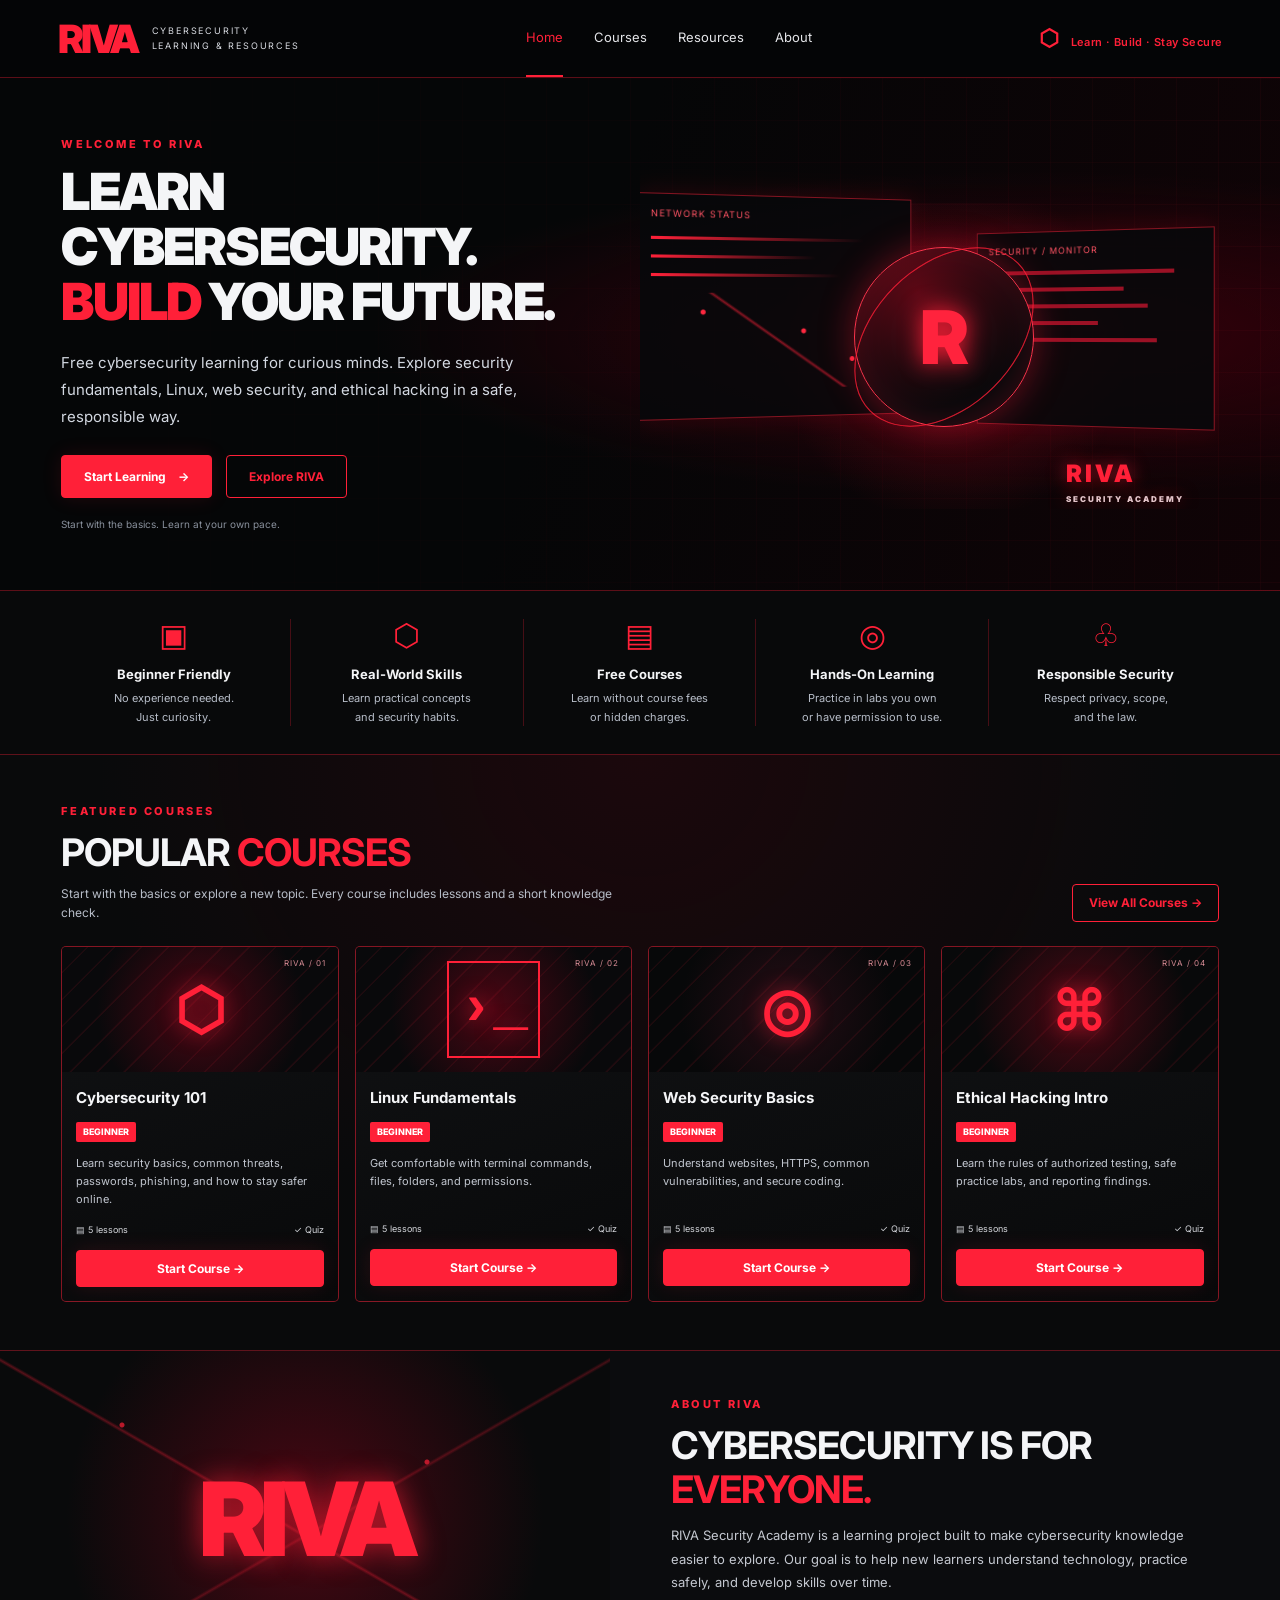
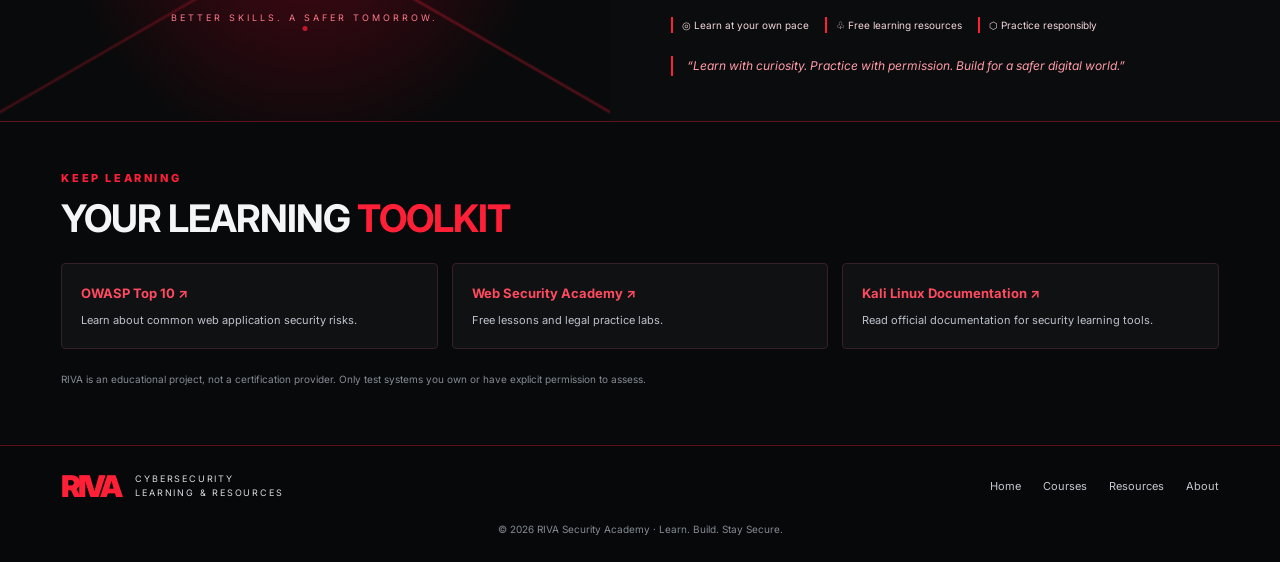
<file: index.html>
<!doctype html>
<html lang="en">
<head>
  <meta charset="utf-8">
  <meta name="viewport" content="width=device-width, initial-scale=1">
  <meta name="description" content="Free beginner-friendly cybersecurity courses from RIVA Security Academy. Learn security fundamentals, Linux, web security, and ethical hacking responsibly.">
  <title>RIVA Security Academy | Learn. Build. Stay Secure.</title>
  <link rel="stylesheet" href="styles.css">
</head>
<body>
  <header class="topbar">
    <a class="brand" href="index.html" aria-label="RIVA Security Academy home">
      <span class="brand-mark">RIVA</span><span class="brand-sub">CYBERSECURITY<br>LEARNING &amp; RESOURCES</span>
    </a>
    <button class="menu-toggle" aria-label="Toggle navigation" aria-expanded="false">☰</button>
    <nav class="nav" id="nav">
      <a class="active" href="index.html">Home</a>
      <a href="#courses">Courses</a>
      <a href="#resources">Resources</a>
      <a href="#about">About</a>
    </nav>
    <div class="top-tag"><span class="shield">⬡</span> Learn · Build · Stay Secure</div>
  </header>

  <main>
    <section class="hero">
      <div class="hero-grid"></div>
      <div class="hero-copy">
        <p class="eyebrow">WELCOME TO RIVA</p>
        <h1>LEARN CYBERSECURITY.<br><span>BUILD</span> YOUR FUTURE.</h1>
        <p class="hero-lede">Free cybersecurity learning for curious minds. Explore security fundamentals, Linux, web security, and ethical hacking in a safe, responsible way.</p>
        <div class="actions">
          <a class="btn btn-red" href="#courses">Start Learning <span>→</span></a>
          <a class="btn btn-outline" href="#about">Explore RIVA</a>
        </div>
        <p class="tiny-note">Start with the basics. Learn at your own pace.</p>
      </div>
      <div class="hero-art" aria-label="Abstract red cybersecurity network illustration" role="img">
        <div class="screen screen-a"><span>NETWORK STATUS</span><i></i><i></i><i></i><div class="node-map"></div></div>
        <div class="screen screen-b"><span>SECURITY / MONITOR</span><div class="code-lines"><b></b><b></b><b></b><b></b><b></b></div></div>
        <div class="orb"><div class="orb-inner">R</div></div>
        <div class="hero-word">RIVA<span>SECURITY ACADEMY</span></div>
      </div>
    </section>

    <section class="features" aria-label="RIVA benefits">
      <article><span class="feature-icon">▣</span><h3>Beginner Friendly</h3><p>No experience needed.<br>Just curiosity.</p></article>
      <article><span class="feature-icon">⬡</span><h3>Real-World Skills</h3><p>Learn practical concepts<br>and security habits.</p></article>
      <article><span class="feature-icon">▤</span><h3>Free Courses</h3><p>Learn without course fees<br>or hidden charges.</p></article>
      <article><span class="feature-icon">◎</span><h3>Hands-On Learning</h3><p>Practice in labs you own<br>or have permission to use.</p></article>
      <article><span class="feature-icon">♧</span><h3>Responsible Security</h3><p>Respect privacy, scope,<br>and the law.</p></article>
    </section>

    <section class="courses section" id="courses">
      <div class="section-heading">
        <div><p class="eyebrow">FEATURED COURSES</p><h2>POPULAR <span>COURSES</span></h2><p>Start with the basics or explore a new topic. Every course includes lessons and a short knowledge check.</p></div>
        <a class="btn btn-outline small" href="#all-courses">View All Courses →</a>
      </div>
      <div class="course-grid" id="all-courses">
        <article class="course-card">
          <div class="course-art art-shield"><span>⬡</span><small>RIVA / 01</small></div>
          <div class="course-body"><h3>Cybersecurity 101</h3><span class="level">BEGINNER</span><p>Learn security basics, common threats, passwords, phishing, and how to stay safer online.</p><div class="course-meta"><span>▤ 5 lessons</span><span>✓ Quiz</span></div><a class="btn btn-red full" href="course-cybersecurity.html">Start Course →</a></div>
        </article>
        <article class="course-card">
          <div class="course-art art-terminal"><span>›_</span><small>RIVA / 02</small></div>
          <div class="course-body"><h3>Linux Fundamentals</h3><span class="level">BEGINNER</span><p>Get comfortable with terminal commands, files, folders, and permissions.</p><div class="course-meta"><span>▤ 5 lessons</span><span>✓ Quiz</span></div><a class="btn btn-red full" href="course-linux.html">Start Course →</a></div>
        </article>
        <article class="course-card">
          <div class="course-art art-web"><span>◎</span><small>RIVA / 03</small></div>
          <div class="course-body"><h3>Web Security Basics</h3><span class="level">BEGINNER</span><p>Understand websites, HTTPS, common vulnerabilities, and secure coding.</p><div class="course-meta"><span>▤ 5 lessons</span><span>✓ Quiz</span></div><a class="btn btn-red full" href="course-web-security.html">Start Course →</a></div>
        </article>
        <article class="course-card">
          <div class="course-art art-ethical"><span>⌘</span><small>RIVA / 04</small></div>
          <div class="course-body"><h3>Ethical Hacking Intro</h3><span class="level">BEGINNER</span><p>Learn the rules of authorized testing, safe practice labs, and reporting findings.</p><div class="course-meta"><span>▤ 5 lessons</span><span>✓ Quiz</span></div><a class="btn btn-red full" href="course-ethical-hacking.html">Start Course →</a></div>
        </article>
      </div>
    </section>

    <section class="mission" id="about">
      <div class="mission-art"><div class="network-lines"></div><div class="mission-logo">RIVA</div><p>BETTER SKILLS. A SAFER TOMORROW.</p></div>
      <div class="mission-copy"><p class="eyebrow">ABOUT RIVA</p><h2>CYBERSECURITY IS FOR <span>EVERYONE.</span></h2><p>RIVA Security Academy is a learning project built to make cybersecurity knowledge easier to explore. Our goal is to help new learners understand technology, practice safely, and develop skills over time.</p><div class="mini-points"><span>◎ Learn at your own pace</span><span>♧ Free learning resources</span><span>⬡ Practice responsibly</span></div><blockquote>“Learn with curiosity. Practice with permission. Build for a safer digital world.”</blockquote></div>
    </section>

    <section class="resources section" id="resources">
      <p class="eyebrow">KEEP LEARNING</p><h2>YOUR LEARNING <span>TOOLKIT</span></h2>
      <div class="resource-grid">
        <a href="https://owasp.org/www-project-top-ten/" target="_blank" rel="noreferrer"><b>OWASP Top 10 ↗</b><span>Learn about common web application security risks.</span></a>
        <a href="https://portswigger.net/web-security" target="_blank" rel="noreferrer"><b>Web Security Academy ↗</b><span>Free lessons and legal practice labs.</span></a>
        <a href="https://www.kali.org/docs/" target="_blank" rel="noreferrer"><b>Kali Linux Documentation ↗</b><span>Read official documentation for security learning tools.</span></a>
      </div>
      <p class="disclaimer">RIVA is an educational project, not a certification provider. Only test systems you own or have explicit permission to assess.</p>
    </section>
  </main>
  <footer class="footer">
    <a class="brand" href="index.html"><span class="brand-mark">RIVA</span><span class="brand-sub">CYBERSECURITY<br>LEARNING &amp; RESOURCES</span></a>
    <div class="footer-links"><a href="index.html">Home</a><a href="#courses">Courses</a><a href="#resources">Resources</a><a href="#about">About</a></div>
    <p>© <span id="year"></span> RIVA Security Academy · Learn. Build. Stay Secure.</p>
  </footer>
  <script src="script.js"></script>
</body>
</html>
</file>
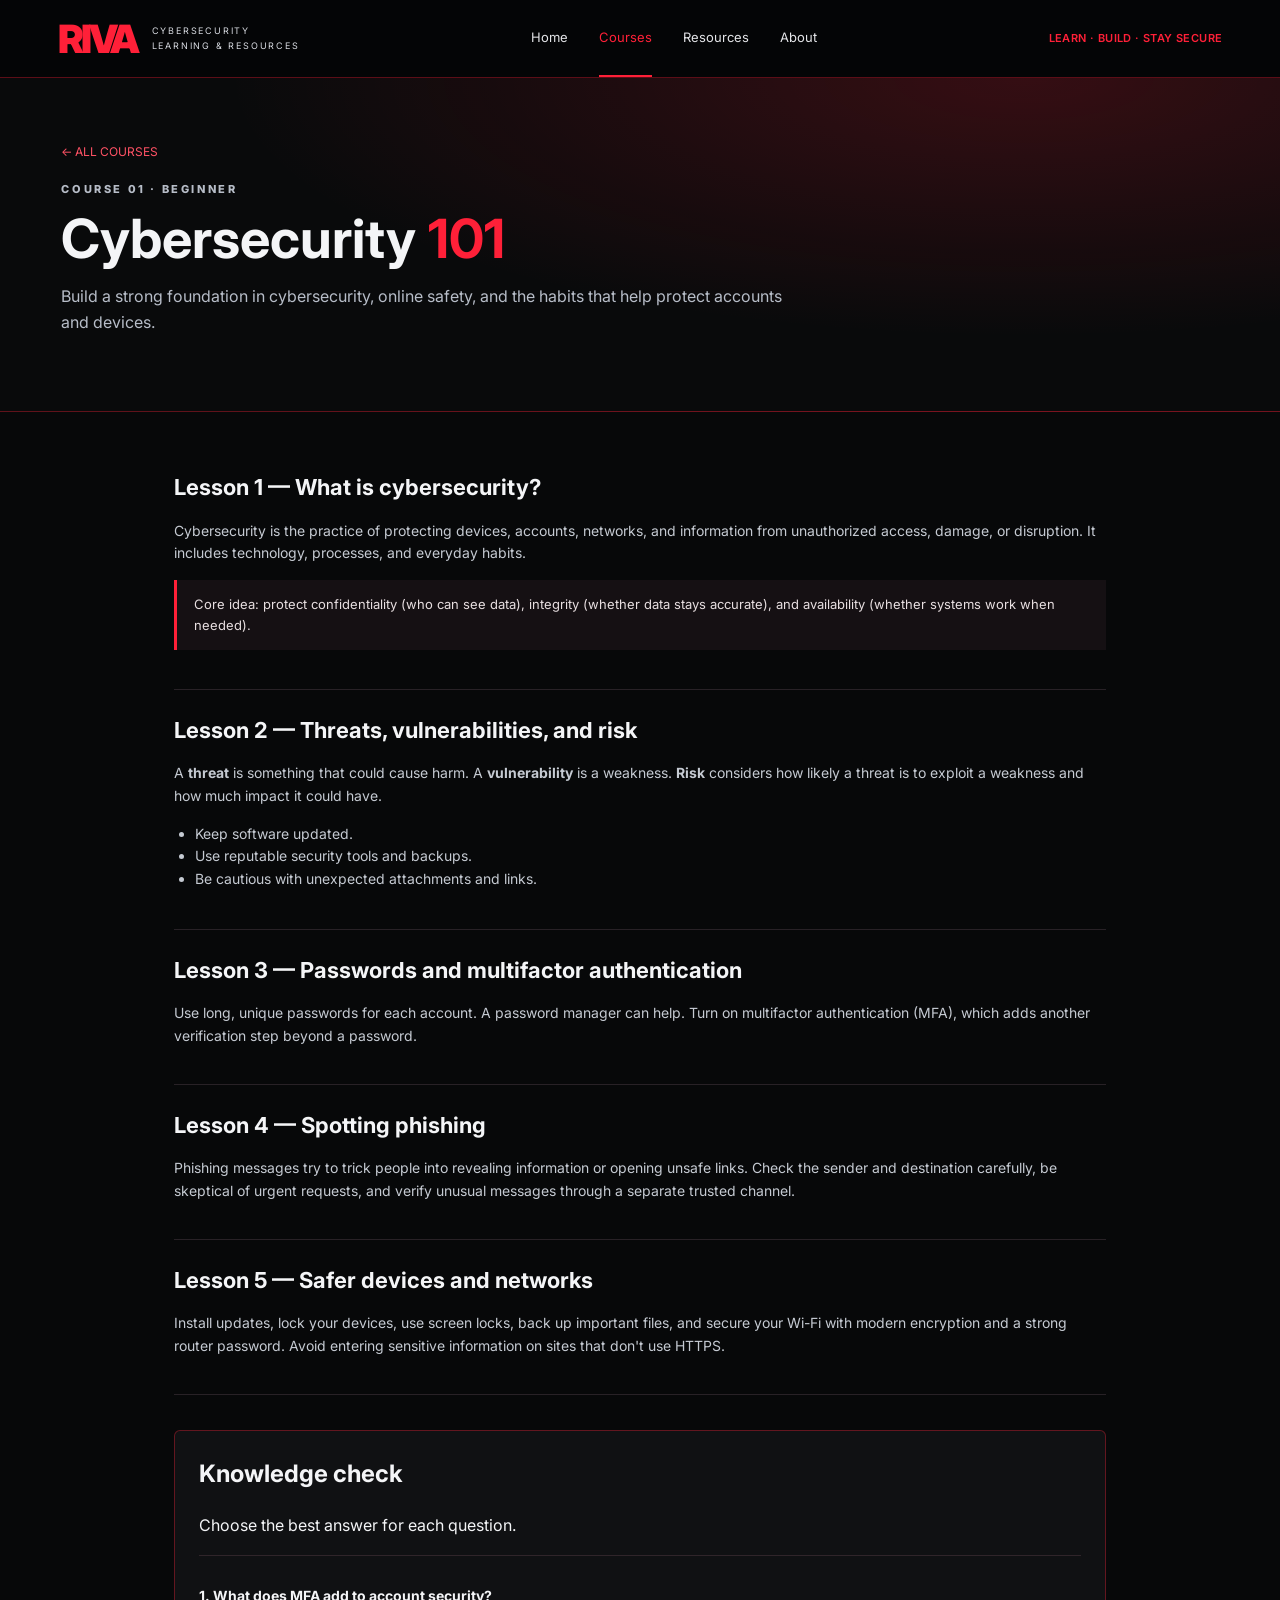
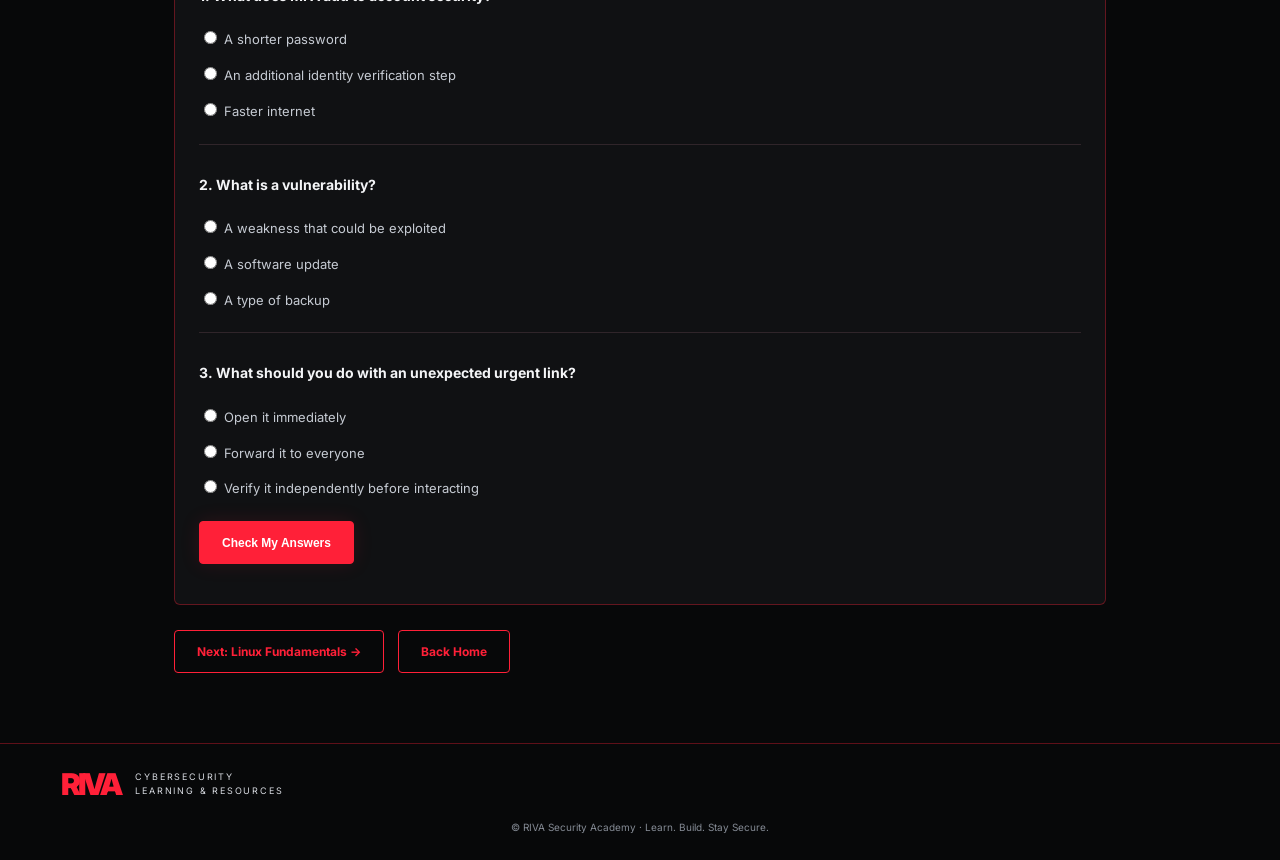
<file: course-cybersecurity.html>
<!doctype html><html lang="en"><head><meta charset="utf-8"><meta name="viewport" content="width=device-width, initial-scale=1"><title>Cybersecurity 101 | RIVA</title><link rel="stylesheet" href="styles.css"></head><body>
<header class="topbar"><a class="brand" href="index.html"><span class="brand-mark">RIVA</span><span class="brand-sub">CYBERSECURITY<br>LEARNING &amp; RESOURCES</span></a><button class="menu-toggle" aria-label="Toggle navigation" aria-expanded="false">☰</button><nav class="nav"><a href="index.html">Home</a><a class="active" href="index.html#courses">Courses</a><a href="index.html#resources">Resources</a><a href="index.html#about">About</a></nav><div class="top-tag">LEARN · BUILD · STAY SECURE</div></header>
<section class="page-hero"><a class="back-link" href="index.html#courses">← ALL COURSES</a><p class="eyebrow">COURSE 01 · BEGINNER</p><h1>Cybersecurity <span style="color:var(--red)">101</span></h1><p>Build a strong foundation in cybersecurity, online safety, and the habits that help protect accounts and devices.</p></section>
<main class="lesson-layout">
<section class="lesson"><h2>Lesson 1 — What is cybersecurity?</h2><p>Cybersecurity is the practice of protecting devices, accounts, networks, and information from unauthorized access, damage, or disruption. It includes technology, processes, and everyday habits.</p><div class="callout">Core idea: protect confidentiality (who can see data), integrity (whether data stays accurate), and availability (whether systems work when needed).</div></section>
<section class="lesson"><h2>Lesson 2 — Threats, vulnerabilities, and risk</h2><p>A <b>threat</b> is something that could cause harm. A <b>vulnerability</b> is a weakness. <b>Risk</b> considers how likely a threat is to exploit a weakness and how much impact it could have.</p><ul><li>Keep software updated.</li><li>Use reputable security tools and backups.</li><li>Be cautious with unexpected attachments and links.</li></ul></section>
<section class="lesson"><h2>Lesson 3 — Passwords and multifactor authentication</h2><p>Use long, unique passwords for each account. A password manager can help. Turn on multifactor authentication (MFA), which adds another verification step beyond a password.</p></section>
<section class="lesson"><h2>Lesson 4 — Spotting phishing</h2><p>Phishing messages try to trick people into revealing information or opening unsafe links. Check the sender and destination carefully, be skeptical of urgent requests, and verify unusual messages through a separate trusted channel.</p></section>
<section class="lesson"><h2>Lesson 5 — Safer devices and networks</h2><p>Install updates, lock your devices, use screen locks, back up important files, and secure your Wi-Fi with modern encryption and a strong router password. Avoid entering sensitive information on sites that don't use HTTPS.</p></section>
<form class="quiz" id="quiz" data-answers='{"q1":"b","q2":"a","q3":"c"}'><h2>Knowledge check</h2><p>Choose the best answer for each question.</p>
<div class="question"><p>1. What does MFA add to account security?</p><label><input type="radio" name="q1" value="a" required> A shorter password</label><label><input type="radio" name="q1" value="b"> An additional identity verification step</label><label><input type="radio" name="q1" value="c"> Faster internet</label></div>
<div class="question"><p>2. What is a vulnerability?</p><label><input type="radio" name="q2" value="a" required> A weakness that could be exploited</label><label><input type="radio" name="q2" value="b"> A software update</label><label><input type="radio" name="q2" value="c"> A type of backup</label></div>
<div class="question"><p>3. What should you do with an unexpected urgent link?</p><label><input type="radio" name="q3" value="a" required> Open it immediately</label><label><input type="radio" name="q3" value="b"> Forward it to everyone</label><label><input type="radio" name="q3" value="c"> Verify it independently before interacting</label></div>
<button class="btn btn-red" type="submit">Check My Answers</button><p class="result" id="result" aria-live="polite"></p></form>
<div class="actions"><a class="btn btn-outline" href="course-linux.html">Next: Linux Fundamentals →</a><a class="btn btn-outline" href="index.html">Back Home</a></div></main><footer class="footer"><a class="brand" href="index.html"><span class="brand-mark">RIVA</span><span class="brand-sub">CYBERSECURITY<br>LEARNING &amp; RESOURCES</span></a><p>© RIVA Security Academy · Learn. Build. Stay Secure.</p></footer><script src="script.js"></script><script src="quiz.js"></script></body></html>
</file>
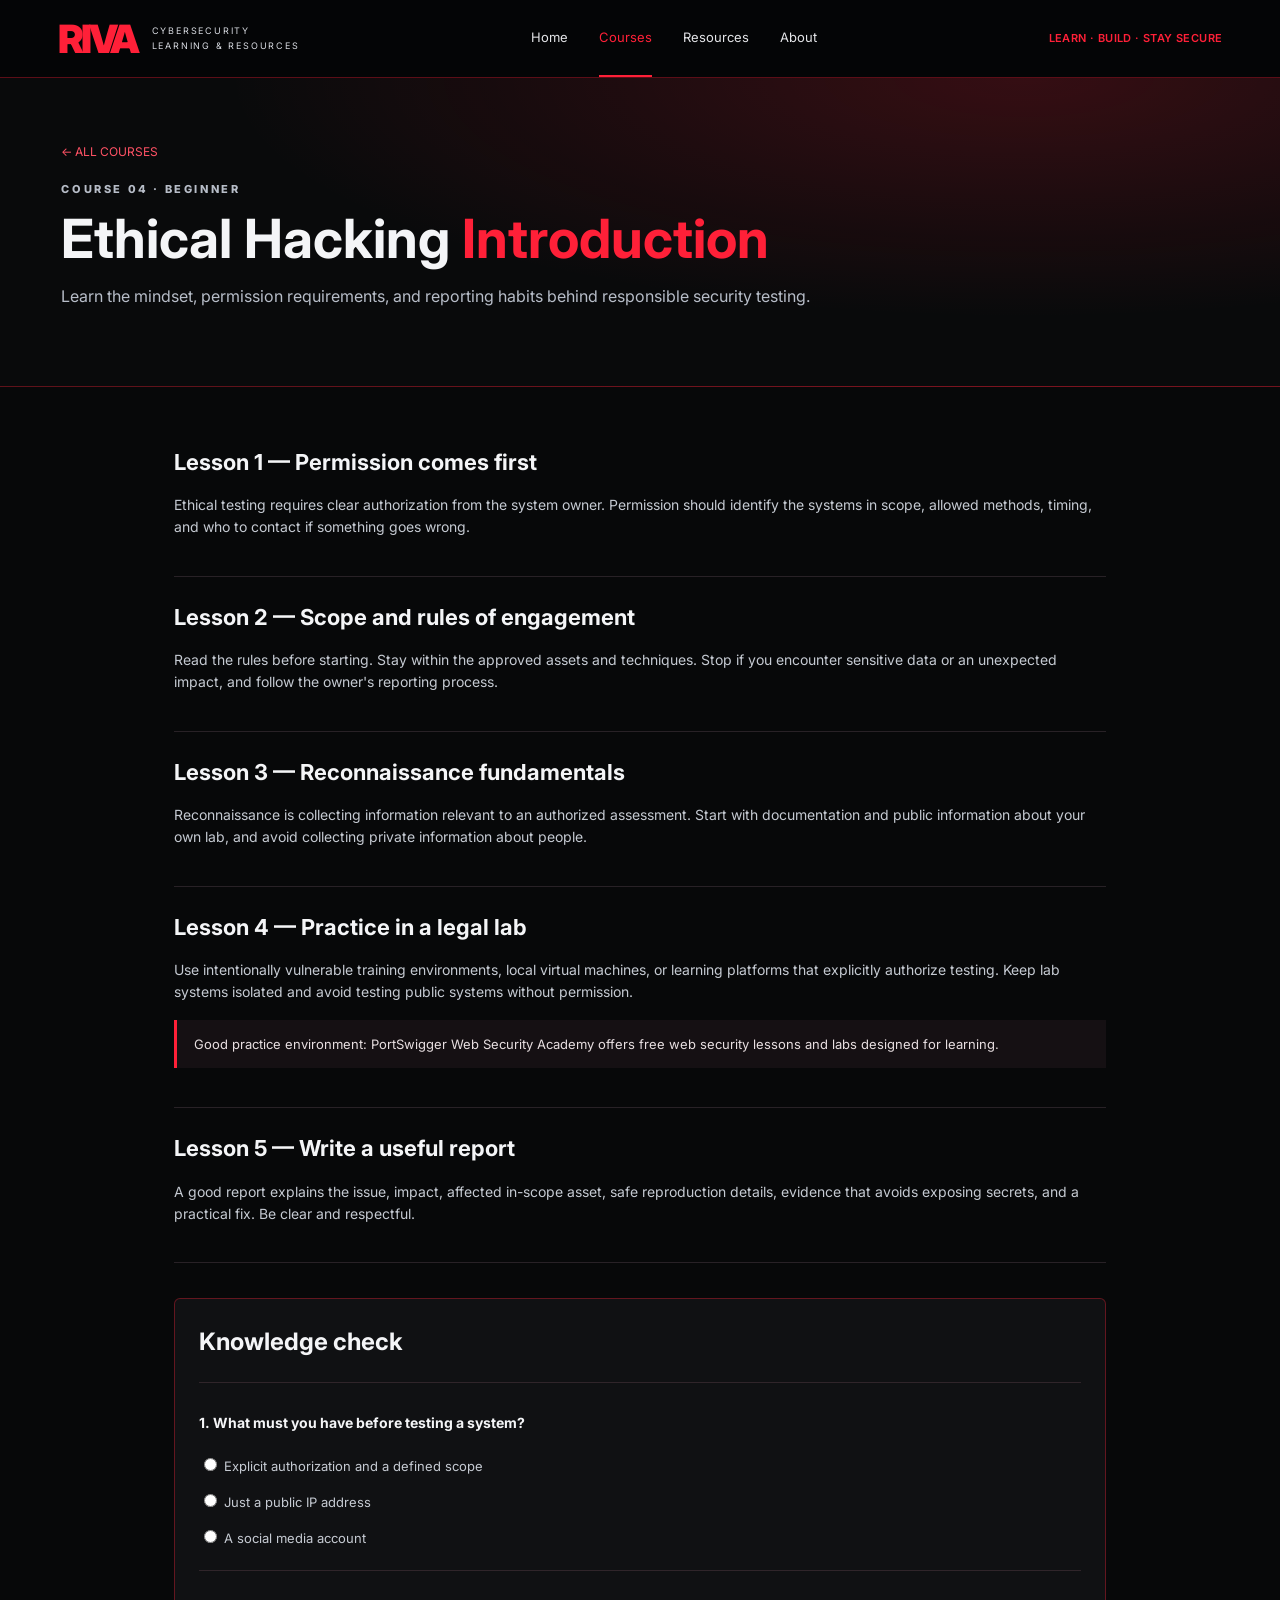
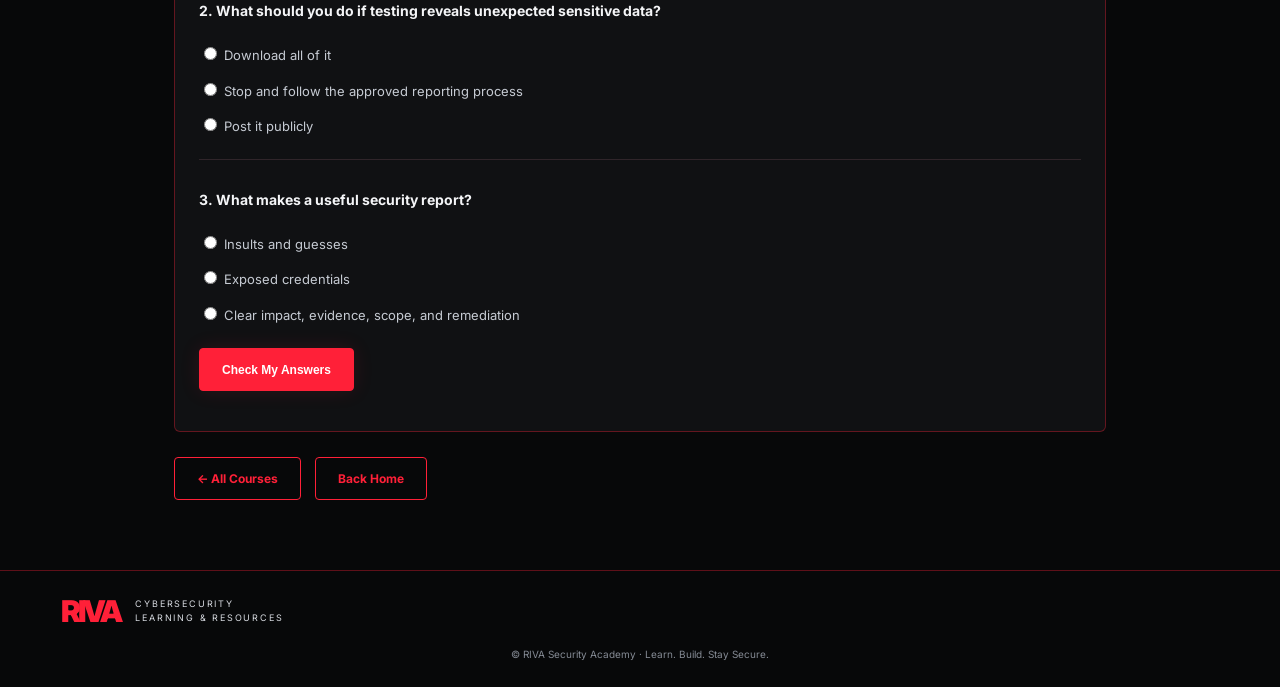
<file: course-ethical-hacking.html>
<!doctype html><html lang="en"><head><meta charset="utf-8"><meta name="viewport" content="width=device-width, initial-scale=1"><title>Ethical Hacking Intro | RIVA</title><link rel="stylesheet" href="styles.css"></head><body><header class="topbar"><a class="brand" href="index.html"><span class="brand-mark">RIVA</span><span class="brand-sub">CYBERSECURITY<br>LEARNING &amp; RESOURCES</span></a><button class="menu-toggle" aria-label="Toggle navigation" aria-expanded="false">☰</button><nav class="nav"><a href="index.html">Home</a><a class="active" href="index.html#courses">Courses</a><a href="index.html#resources">Resources</a><a href="index.html#about">About</a></nav><div class="top-tag">LEARN · BUILD · STAY SECURE</div></header><section class="page-hero"><a class="back-link" href="index.html#courses">← ALL COURSES</a><p class="eyebrow">COURSE 04 · BEGINNER</p><h1>Ethical Hacking <span style="color:var(--red)">Introduction</span></h1><p>Learn the mindset, permission requirements, and reporting habits behind responsible security testing.</p></section><main class="lesson-layout">
<section class="lesson"><h2>Lesson 1 — Permission comes first</h2><p>Ethical testing requires clear authorization from the system owner. Permission should identify the systems in scope, allowed methods, timing, and who to contact if something goes wrong.</p></section>
<section class="lesson"><h2>Lesson 2 — Scope and rules of engagement</h2><p>Read the rules before starting. Stay within the approved assets and techniques. Stop if you encounter sensitive data or an unexpected impact, and follow the owner's reporting process.</p></section>
<section class="lesson"><h2>Lesson 3 — Reconnaissance fundamentals</h2><p>Reconnaissance is collecting information relevant to an authorized assessment. Start with documentation and public information about your own lab, and avoid collecting private information about people.</p></section>
<section class="lesson"><h2>Lesson 4 — Practice in a legal lab</h2><p>Use intentionally vulnerable training environments, local virtual machines, or learning platforms that explicitly authorize testing. Keep lab systems isolated and avoid testing public systems without permission.</p><div class="callout">Good practice environment: PortSwigger Web Security Academy offers free web security lessons and labs designed for learning.</div></section>
<section class="lesson"><h2>Lesson 5 — Write a useful report</h2><p>A good report explains the issue, impact, affected in-scope asset, safe reproduction details, evidence that avoids exposing secrets, and a practical fix. Be clear and respectful.</p></section>
<form class="quiz" id="quiz" data-answers='{"q1":"a","q2":"b","q3":"c"}'><h2>Knowledge check</h2><div class="question"><p>1. What must you have before testing a system?</p><label><input type="radio" name="q1" value="a" required> Explicit authorization and a defined scope</label><label><input type="radio" name="q1" value="b"> Just a public IP address</label><label><input type="radio" name="q1" value="c"> A social media account</label></div><div class="question"><p>2. What should you do if testing reveals unexpected sensitive data?</p><label><input type="radio" name="q2" value="a" required> Download all of it</label><label><input type="radio" name="q2" value="b"> Stop and follow the approved reporting process</label><label><input type="radio" name="q2" value="c"> Post it publicly</label></div><div class="question"><p>3. What makes a useful security report?</p><label><input type="radio" name="q3" value="a" required> Insults and guesses</label><label><input type="radio" name="q3" value="b"> Exposed credentials</label><label><input type="radio" name="q3" value="c"> Clear impact, evidence, scope, and remediation</label></div><button class="btn btn-red" type="submit">Check My Answers</button><p class="result" id="result" aria-live="polite"></p></form><div class="actions"><a class="btn btn-outline" href="index.html#courses">← All Courses</a><a class="btn btn-outline" href="index.html">Back Home</a></div></main><footer class="footer"><a class="brand" href="index.html"><span class="brand-mark">RIVA</span><span class="brand-sub">CYBERSECURITY<br>LEARNING &amp; RESOURCES</span></a><p>© RIVA Security Academy · Learn. Build. Stay Secure.</p></footer><script src="script.js"></script><script src="quiz.js"></script></body></html>
</file>
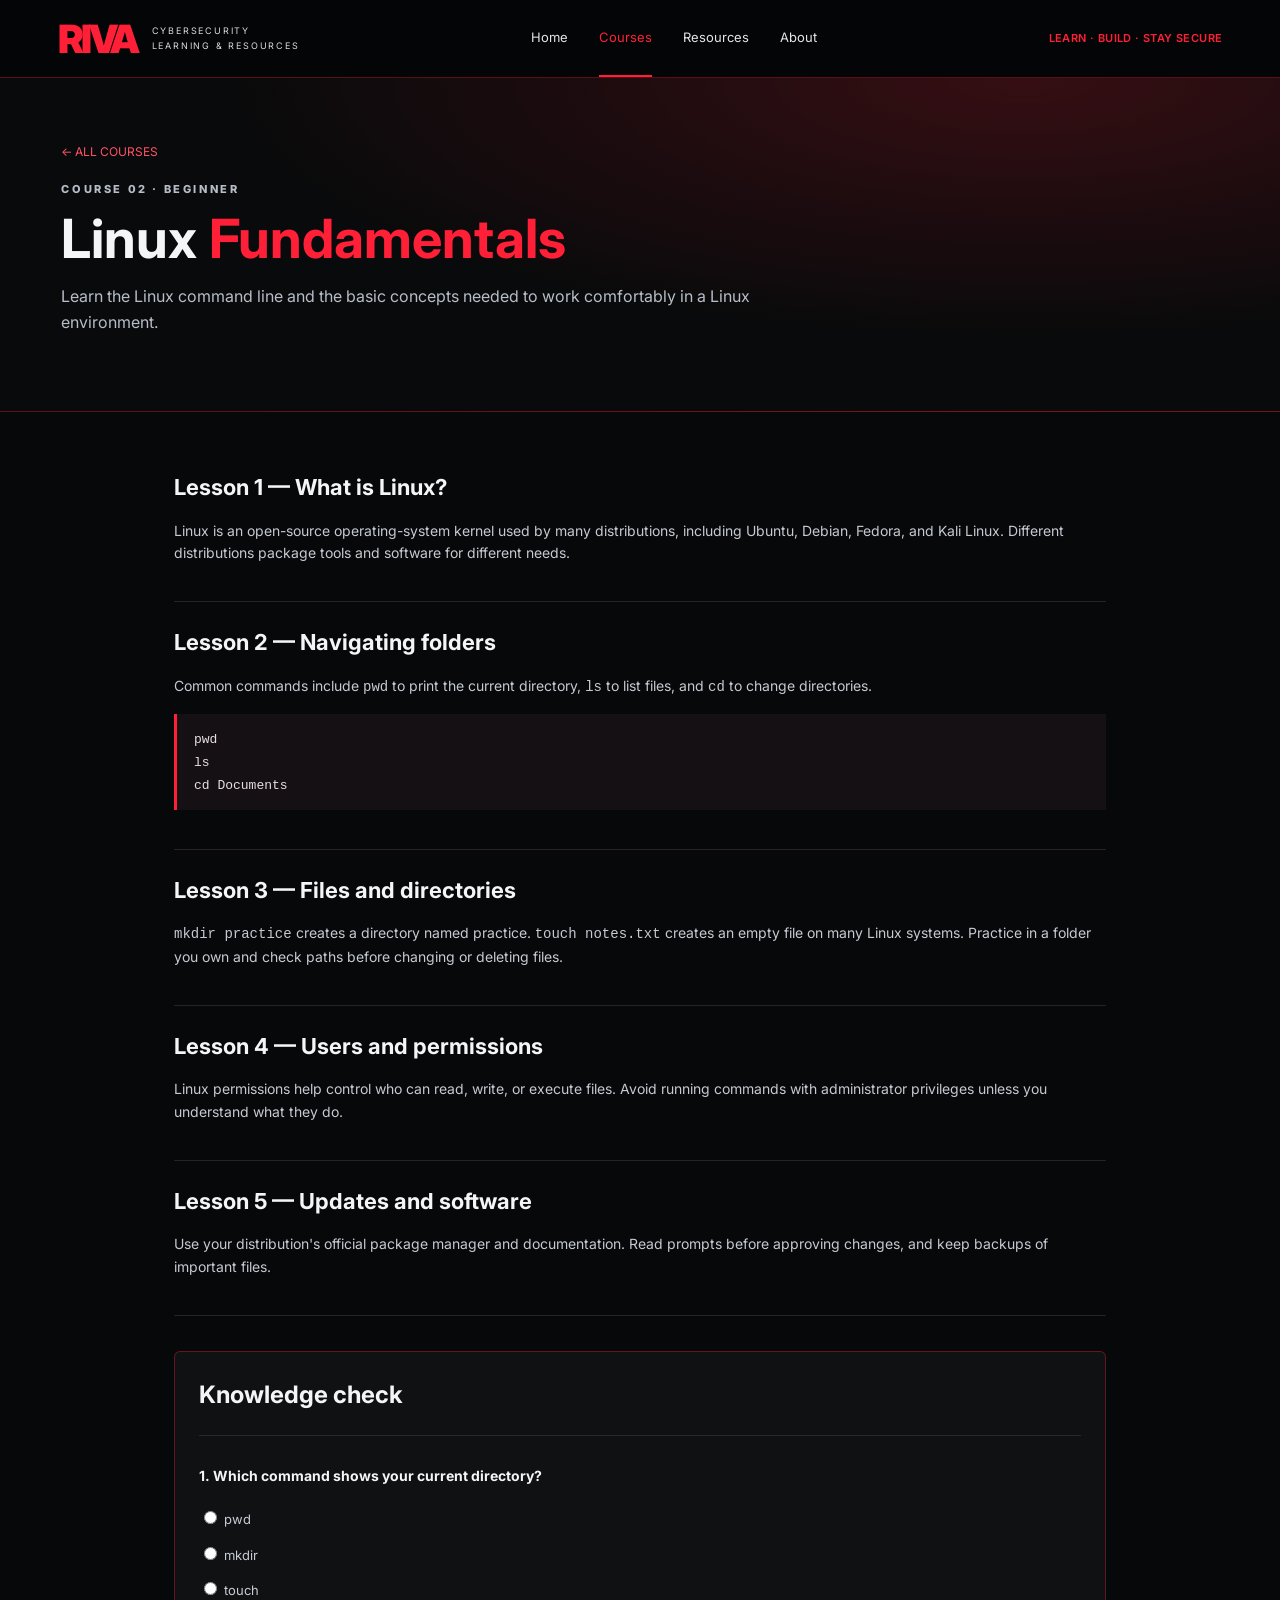
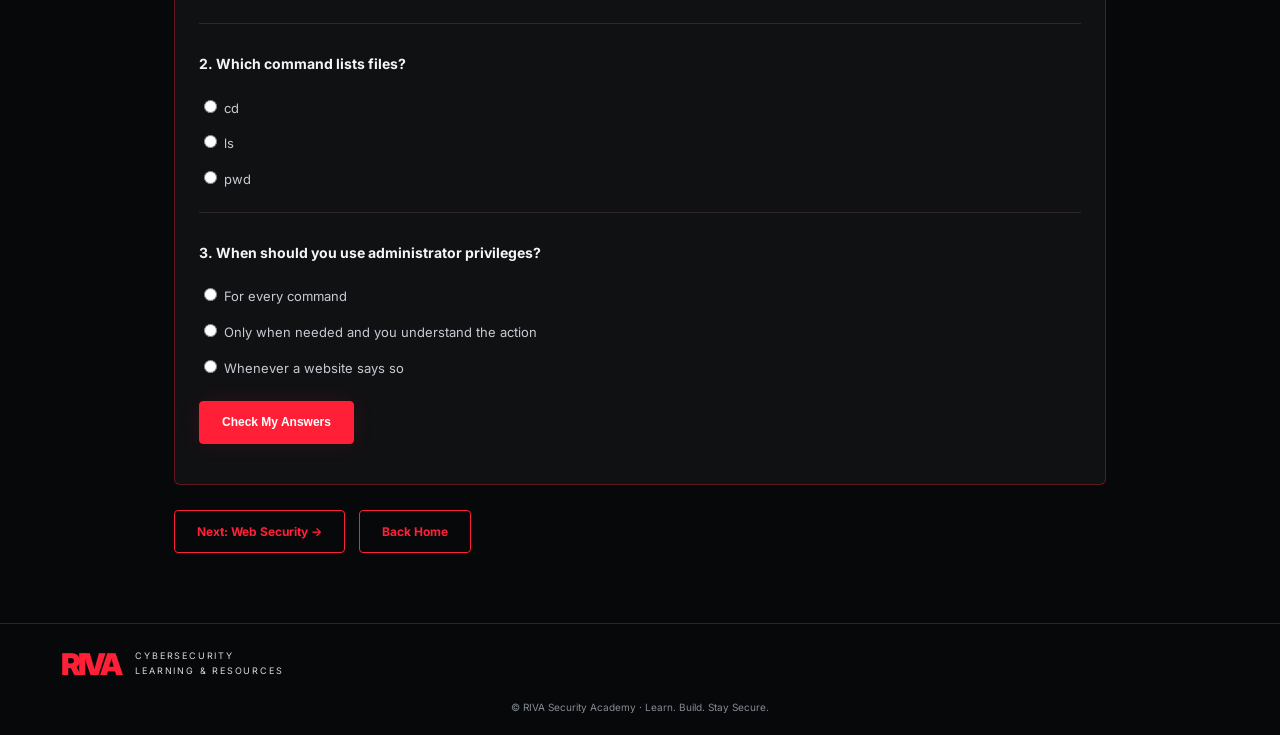
<file: course-linux.html>
<!doctype html><html lang="en"><head><meta charset="utf-8"><meta name="viewport" content="width=device-width, initial-scale=1"><title>Linux Fundamentals | RIVA</title><link rel="stylesheet" href="styles.css"></head><body><header class="topbar"><a class="brand" href="index.html"><span class="brand-mark">RIVA</span><span class="brand-sub">CYBERSECURITY<br>LEARNING &amp; RESOURCES</span></a><button class="menu-toggle" aria-label="Toggle navigation" aria-expanded="false">☰</button><nav class="nav"><a href="index.html">Home</a><a class="active" href="index.html#courses">Courses</a><a href="index.html#resources">Resources</a><a href="index.html#about">About</a></nav><div class="top-tag">LEARN · BUILD · STAY SECURE</div></header><section class="page-hero"><a class="back-link" href="index.html#courses">← ALL COURSES</a><p class="eyebrow">COURSE 02 · BEGINNER</p><h1>Linux <span style="color:var(--red)">Fundamentals</span></h1><p>Learn the Linux command line and the basic concepts needed to work comfortably in a Linux environment.</p></section><main class="lesson-layout">
<section class="lesson"><h2>Lesson 1 — What is Linux?</h2><p>Linux is an open-source operating-system kernel used by many distributions, including Ubuntu, Debian, Fedora, and Kali Linux. Different distributions package tools and software for different needs.</p></section>
<section class="lesson"><h2>Lesson 2 — Navigating folders</h2><p>Common commands include <code>pwd</code> to print the current directory, <code>ls</code> to list files, and <code>cd</code> to change directories.</p><div class="callout"><code>pwd</code><br><code>ls</code><br><code>cd Documents</code></div></section>
<section class="lesson"><h2>Lesson 3 — Files and directories</h2><p><code>mkdir practice</code> creates a directory named practice. <code>touch notes.txt</code> creates an empty file on many Linux systems. Practice in a folder you own and check paths before changing or deleting files.</p></section>
<section class="lesson"><h2>Lesson 4 — Users and permissions</h2><p>Linux permissions help control who can read, write, or execute files. Avoid running commands with administrator privileges unless you understand what they do.</p></section>
<section class="lesson"><h2>Lesson 5 — Updates and software</h2><p>Use your distribution's official package manager and documentation. Read prompts before approving changes, and keep backups of important files.</p></section>
<form class="quiz" id="quiz" data-answers='{"q1":"a","q2":"b","q3":"b"}'><h2>Knowledge check</h2><div class="question"><p>1. Which command shows your current directory?</p><label><input type="radio" name="q1" value="a" required> pwd</label><label><input type="radio" name="q1" value="b"> mkdir</label><label><input type="radio" name="q1" value="c"> touch</label></div><div class="question"><p>2. Which command lists files?</p><label><input type="radio" name="q2" value="a" required> cd</label><label><input type="radio" name="q2" value="b"> ls</label><label><input type="radio" name="q2" value="c"> pwd</label></div><div class="question"><p>3. When should you use administrator privileges?</p><label><input type="radio" name="q3" value="a" required> For every command</label><label><input type="radio" name="q3" value="b"> Only when needed and you understand the action</label><label><input type="radio" name="q3" value="c"> Whenever a website says so</label></div><button class="btn btn-red" type="submit">Check My Answers</button><p class="result" id="result" aria-live="polite"></p></form><div class="actions"><a class="btn btn-outline" href="course-web-security.html">Next: Web Security →</a><a class="btn btn-outline" href="index.html">Back Home</a></div></main><footer class="footer"><a class="brand" href="index.html"><span class="brand-mark">RIVA</span><span class="brand-sub">CYBERSECURITY<br>LEARNING &amp; RESOURCES</span></a><p>© RIVA Security Academy · Learn. Build. Stay Secure.</p></footer><script src="script.js"></script><script src="quiz.js"></script></body></html>
</file>
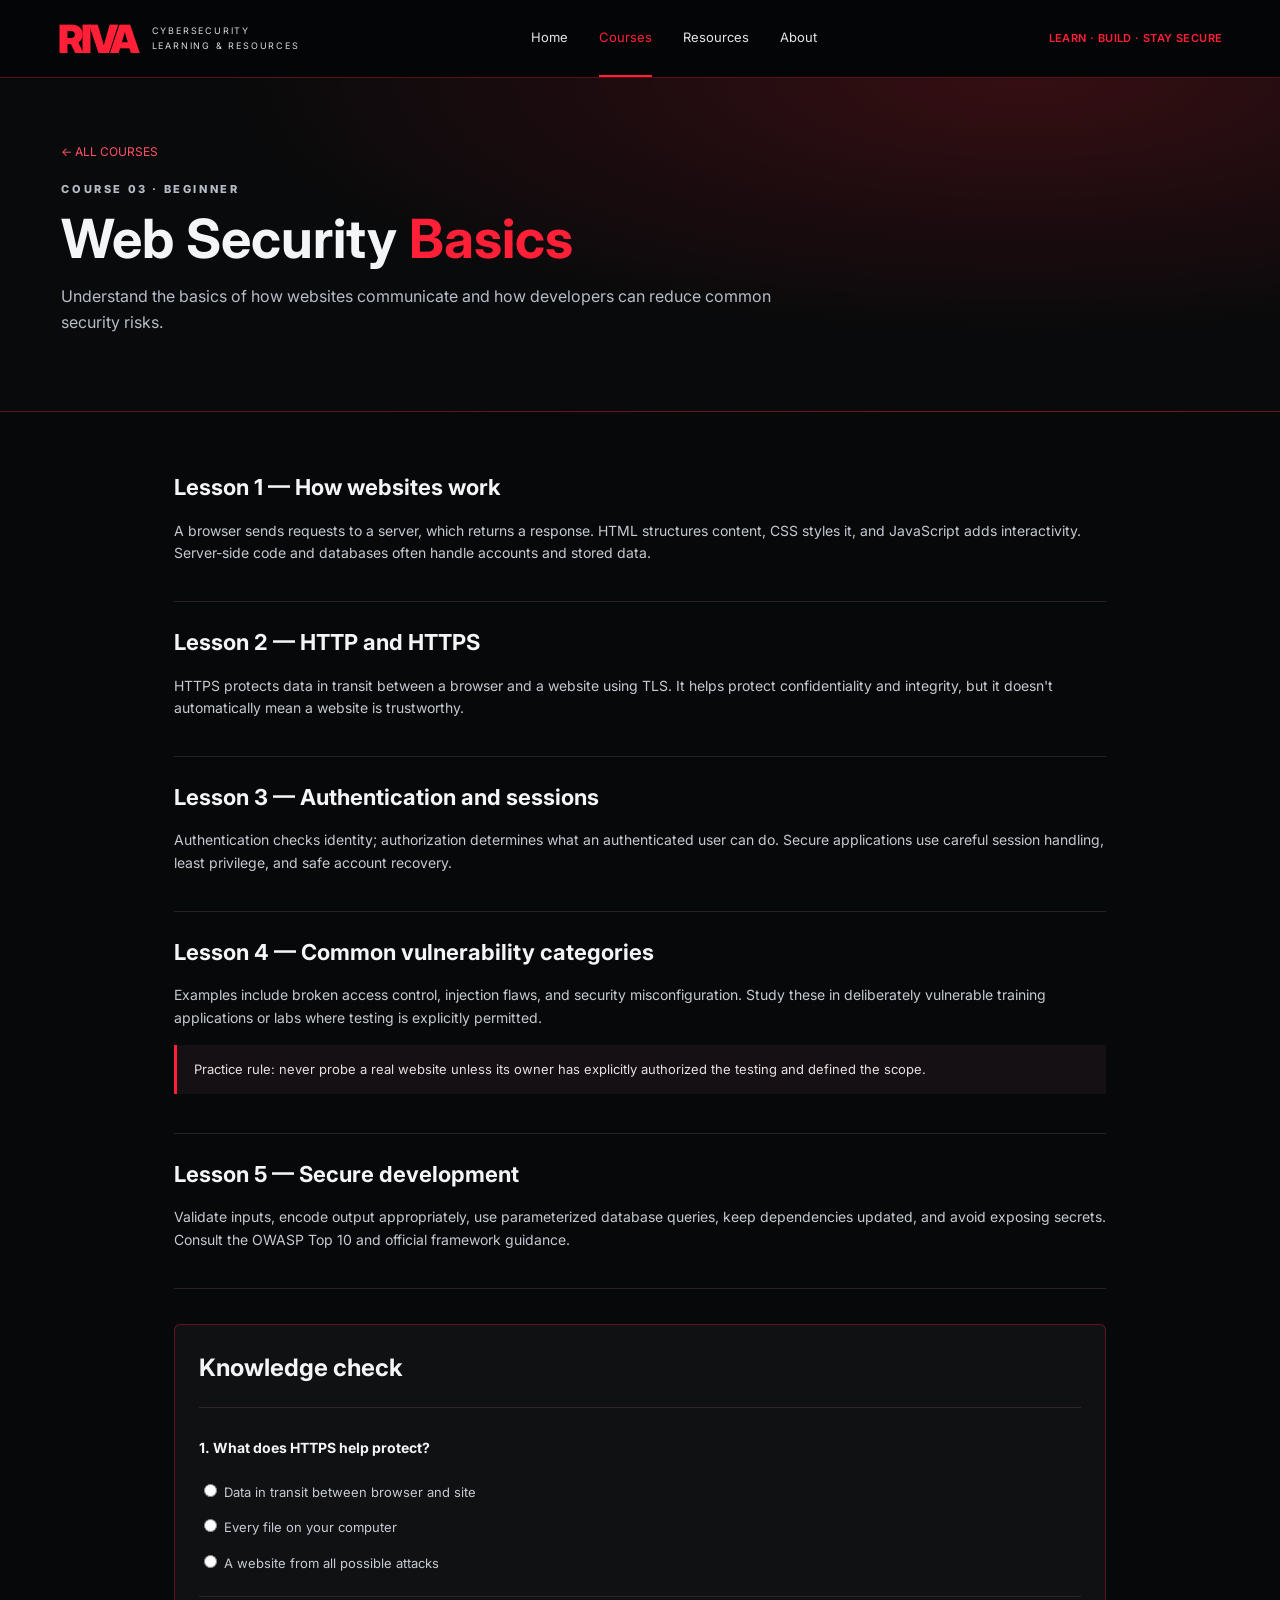
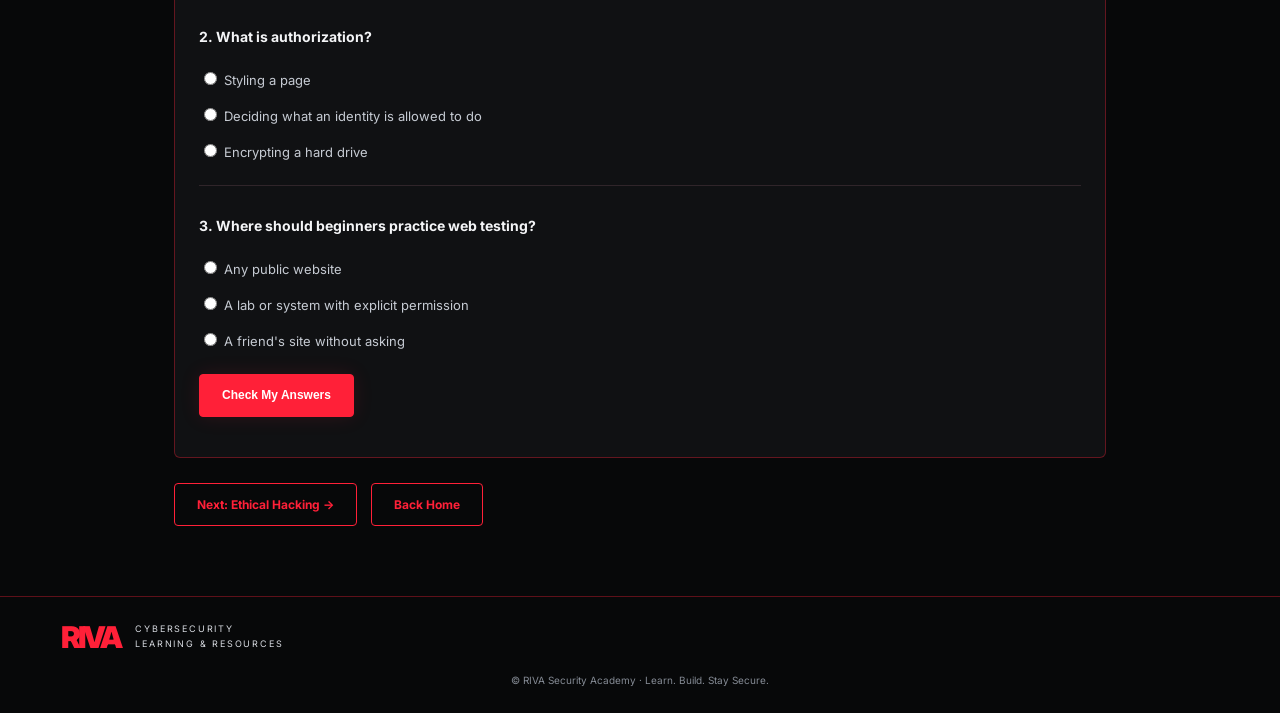
<file: course-web-security.html>
<!doctype html><html lang="en"><head><meta charset="utf-8"><meta name="viewport" content="width=device-width, initial-scale=1"><title>Web Security Basics | RIVA</title><link rel="stylesheet" href="styles.css"></head><body><header class="topbar"><a class="brand" href="index.html"><span class="brand-mark">RIVA</span><span class="brand-sub">CYBERSECURITY<br>LEARNING &amp; RESOURCES</span></a><button class="menu-toggle" aria-label="Toggle navigation" aria-expanded="false">☰</button><nav class="nav"><a href="index.html">Home</a><a class="active" href="index.html#courses">Courses</a><a href="index.html#resources">Resources</a><a href="index.html#about">About</a></nav><div class="top-tag">LEARN · BUILD · STAY SECURE</div></header><section class="page-hero"><a class="back-link" href="index.html#courses">← ALL COURSES</a><p class="eyebrow">COURSE 03 · BEGINNER</p><h1>Web Security <span style="color:var(--red)">Basics</span></h1><p>Understand the basics of how websites communicate and how developers can reduce common security risks.</p></section><main class="lesson-layout">
<section class="lesson"><h2>Lesson 1 — How websites work</h2><p>A browser sends requests to a server, which returns a response. HTML structures content, CSS styles it, and JavaScript adds interactivity. Server-side code and databases often handle accounts and stored data.</p></section>
<section class="lesson"><h2>Lesson 2 — HTTP and HTTPS</h2><p>HTTPS protects data in transit between a browser and a website using TLS. It helps protect confidentiality and integrity, but it doesn't automatically mean a website is trustworthy.</p></section>
<section class="lesson"><h2>Lesson 3 — Authentication and sessions</h2><p>Authentication checks identity; authorization determines what an authenticated user can do. Secure applications use careful session handling, least privilege, and safe account recovery.</p></section>
<section class="lesson"><h2>Lesson 4 — Common vulnerability categories</h2><p>Examples include broken access control, injection flaws, and security misconfiguration. Study these in deliberately vulnerable training applications or labs where testing is explicitly permitted.</p><div class="callout">Practice rule: never probe a real website unless its owner has explicitly authorized the testing and defined the scope.</div></section>
<section class="lesson"><h2>Lesson 5 — Secure development</h2><p>Validate inputs, encode output appropriately, use parameterized database queries, keep dependencies updated, and avoid exposing secrets. Consult the OWASP Top 10 and official framework guidance.</p></section>
<form class="quiz" id="quiz" data-answers='{"q1":"a","q2":"b","q3":"b"}'><h2>Knowledge check</h2><div class="question"><p>1. What does HTTPS help protect?</p><label><input type="radio" name="q1" value="a" required> Data in transit between browser and site</label><label><input type="radio" name="q1" value="b"> Every file on your computer</label><label><input type="radio" name="q1" value="c"> A website from all possible attacks</label></div><div class="question"><p>2. What is authorization?</p><label><input type="radio" name="q2" value="a" required> Styling a page</label><label><input type="radio" name="q2" value="b"> Deciding what an identity is allowed to do</label><label><input type="radio" name="q2" value="c"> Encrypting a hard drive</label></div><div class="question"><p>3. Where should beginners practice web testing?</p><label><input type="radio" name="q3" value="a" required> Any public website</label><label><input type="radio" name="q3" value="b"> A lab or system with explicit permission</label><label><input type="radio" name="q3" value="c"> A friend's site without asking</label></div><button class="btn btn-red" type="submit">Check My Answers</button><p class="result" id="result" aria-live="polite"></p></form><div class="actions"><a class="btn btn-outline" href="course-ethical-hacking.html">Next: Ethical Hacking →</a><a class="btn btn-outline" href="index.html">Back Home</a></div></main><footer class="footer"><a class="brand" href="index.html"><span class="brand-mark">RIVA</span><span class="brand-sub">CYBERSECURITY<br>LEARNING &amp; RESOURCES</span></a><p>© RIVA Security Academy · Learn. Build. Stay Secure.</p></footer><script src="script.js"></script><script src="quiz.js"></script></body></html>
</file>
<file: styles.css>
@import url('https://fonts.googleapis.com/css2?family=Inter:wght@400;500;600;700;800;900&display=swap');
:root{--bg:#070809;--panel:#101113;--panel2:#151618;--red:#ff2038;--red2:#c70b24;--text:#f4f5f7;--muted:#b7bdc8;--line:rgba(255,32,56,.35);--max:1240px}
*{box-sizing:border-box}html{scroll-behavior:smooth;scroll-padding-top:90px}body{margin:0;background:var(--bg);color:var(--text);font-family:Inter,Arial,sans-serif;line-height:1.6}a{color:inherit;text-decoration:none}.topbar{height:78px;display:flex;align-items:center;justify-content:space-between;padding:0 max(4.5vw,22px);border-bottom:1px solid var(--line);background:rgba(5,6,7,.96);position:sticky;top:0;z-index:20}.brand{display:flex;align-items:center;gap:15px}.brand-mark{font-weight:900;font-size:39px;letter-spacing:-3px;color:var(--red);line-height:1}.brand-sub{font-size:9px;letter-spacing:1.8px;line-height:1.6;color:#d8dbe1}.nav{display:flex;gap:31px;align-items:center;font-size:13px}.nav a{padding:27px 0;color:#e4e5e8;border-bottom:2px solid transparent}.nav a:hover,.nav a.active{color:var(--red);border-color:var(--red)}.top-tag{font-size:11px;color:var(--red);font-weight:600;letter-spacing:.4px}.shield{font-size:23px;margin-right:8px}.menu-toggle{display:none;background:none;color:white;border:1px solid #444;padding:8px 11px;border-radius:5px}
.hero{min-height:470px;display:grid;grid-template-columns:1fr 1fr;position:relative;overflow:hidden;border-bottom:1px solid var(--line);background:radial-gradient(ellipse at 80% 50%,#38000b 0,transparent 45%),linear-gradient(110deg,#050607 45%,#100306 100%);padding:58px max(4.8vw,24px) 48px;isolation:isolate}.hero-grid{position:absolute;inset:0;z-index:-1;opacity:.17;background-image:linear-gradient(rgba(255,32,56,.25) 1px,transparent 1px),linear-gradient(90deg,rgba(255,32,56,.25) 1px,transparent 1px);background-size:42px 42px;mask-image:linear-gradient(90deg,transparent 5%,black 100%)}.hero-copy{max-width:620px;z-index:2}.eyebrow{color:var(--red);font-size:11px;font-weight:800;letter-spacing:2.6px;margin:0 0 10px}.hero h1{font-size:clamp(34px,4vw,56px);line-height:1.08;letter-spacing:-1.8px;margin:0 0 20px;font-weight:900}.hero h1 span,h2 span{color:var(--red)}.hero-lede{color:#d3d8e1;max-width:510px;font-size:15px;line-height:1.8}.actions{display:flex;gap:14px;flex-wrap:wrap;margin-top:25px}.btn{display:inline-flex;align-items:center;justify-content:center;gap:12px;min-height:43px;padding:0 22px;border:1px solid var(--red);border-radius:4px;font-weight:700;font-size:12px;transition:.2s}.btn-red{background:var(--red);color:white;box-shadow:0 0 20px rgba(255,32,56,.12)}.btn-red:hover{background:#e30e28;transform:translateY(-1px)}.btn-outline{color:var(--red);background:transparent}.btn-outline:hover{background:rgba(255,32,56,.1)}.btn.small{min-height:38px;padding:0 16px}.tiny-note{font-size:10px;color:#89909c;margin-top:18px}.hero-art{position:relative;min-height:340px;align-self:center;overflow:hidden}.hero-art:before{content:"";position:absolute;inset:10% 2% 0 0;background:radial-gradient(circle at 55% 48%,rgba(255,16,45,.25),transparent 50%)}.screen{position:absolute;border:1px solid rgba(255,32,56,.5);background:rgba(6,8,10,.86);box-shadow:0 0 24px rgba(255,0,35,.13);color:#ff5364;font-size:9px;letter-spacing:1px;padding:12px}.screen-a{width:48%;height:65%;left:0;top:8%;transform:perspective(700px) rotateY(10deg)}.screen-b{width:42%;height:58%;right:1%;top:18%;transform:perspective(700px) rotateY(-12deg)}.screen i{display:block;height:3px;background:linear-gradient(90deg,var(--red),transparent);margin-top:15px;width:85%}.screen i:nth-of-type(2){width:65%}.screen i:nth-of-type(3){width:75%}.node-map{height:95px;margin-top:16px;background:radial-gradient(circle at 20% 20%,#ff273f 0 2px,transparent 3px),radial-gradient(circle at 60% 40%,#ff273f 0 2px,transparent 3px),radial-gradient(circle at 80% 70%,#ff273f 0 2px,transparent 3px),linear-gradient(35deg,transparent 49%,rgba(255,32,56,.5) 50%,transparent 51%);background-size:100% 100%}.code-lines b{display:block;height:4px;background:#9b1125;margin:13px 0;width:88%}.code-lines b:nth-child(2){width:65%}.code-lines b:nth-child(3){width:76%}.code-lines b:nth-child(4){width:53%}.code-lines b:nth-child(5){width:80%}.orb{position:absolute;width:180px;height:180px;left:37%;top:23%;border:1px solid #ff344c;border-radius:50%;background:radial-gradient(circle at 35% 25%,#5c0916,#08090b 66%);box-shadow:0 0 35px rgba(255,20,55,.38),inset 0 0 35px rgba(255,20,55,.2);display:grid;place-items:center}.orb:before,.orb:after{content:"";position:absolute;border:1px solid rgba(255,32,56,.55);border-radius:50%;inset:-16px 18px;transform:rotate(45deg)}.orb:after{transform:rotate(-45deg);inset:18px -16px}.orb-inner{font-size:74px;font-weight:900;color:#ff233d;text-shadow:0 0 22px #ff2038}.hero-word{position:absolute;bottom:1%;right:6%;font-weight:900;font-size:24px;letter-spacing:3px;color:#ff2038;text-shadow:0 0 18px rgba(255,32,56,.65)}.hero-word span{display:block;font-size:8px;letter-spacing:2px;text-align:right;color:#e4c5ca}
.features{display:grid;grid-template-columns:repeat(5,1fr);padding:28px max(4.5vw,22px);border-bottom:1px solid var(--line);background:#08090a}.features article{text-align:center;padding:0 13px;border-right:1px solid rgba(255,32,56,.25)}.features article:last-child{border:0}.feature-icon{font-size:31px;color:var(--red);line-height:1}.features h3{font-size:13px;margin:10px 0 4px}.features p{font-size:11px;color:var(--muted);margin:0;line-height:1.7}.section{padding:48px max(4.8vw,24px)}.courses{background:radial-gradient(ellipse at 50% 0,rgba(93,0,15,.22),transparent 60%),#090a0b}.section-heading{display:flex;justify-content:space-between;align-items:end;gap:24px;margin-bottom:24px}.section h2,.mission h2{font-size:clamp(27px,3vw,38px);letter-spacing:-1px;line-height:1.15;margin:0 0 9px}.section-heading p:not(.eyebrow){color:var(--muted);font-size:12px;margin:0;max-width:570px}.course-grid{display:grid;grid-template-columns:repeat(4,minmax(0,1fr));gap:16px}.course-card{border:1px solid rgba(255,32,56,.5);border-radius:5px;overflow:hidden;background:linear-gradient(160deg,#111214,#08090a);transition:transform .2s,border-color .2s}.course-card:hover{transform:translateY(-4px);border-color:var(--red)}.course-art{height:125px;position:relative;display:grid;place-items:center;overflow:hidden;background:radial-gradient(circle at 50% 50%,#4a0613,#09090b 68%)}.course-art:before{content:"";position:absolute;inset:0;background:repeating-linear-gradient(135deg,transparent 0 17px,rgba(255,32,56,.09) 18px 19px)}.course-art>span{font-size:58px;color:var(--red);text-shadow:0 0 20px rgba(255,32,56,.6);z-index:1;font-weight:700}.course-art small{position:absolute;right:12px;top:10px;font-size:8px;letter-spacing:1px;color:#d58b94}.art-terminal>span{font-family:monospace;border:2px solid var(--red);padding:0 10px}.art-web{background:radial-gradient(circle at 50%,#260d15,#070809 70%)}.art-ethical{background:radial-gradient(circle at 50%,#4c0814,#08090a 70%)}.course-body{padding:14px}.course-body h3{font-size:15px;margin:0 0 7px}.level{display:inline-block;font-size:9px;font-weight:800;padding:3px 7px;border-radius:2px;background:var(--red);color:#fff}.course-body p{font-size:11px;color:#c1c6cf;min-height:53px;line-height:1.65}.course-meta{display:flex;justify-content:space-between;color:#d4d6db;font-size:9px;margin:15px 0 13px}.btn.full{width:100%;min-height:37px;padding:0 8px}.mission{display:grid;grid-template-columns:1fr 1.1fr;border-top:1px solid var(--line);border-bottom:1px solid var(--line);background:#0b0c0e}.mission-art{min-height:310px;display:flex;flex-direction:column;justify-content:center;align-items:center;position:relative;overflow:hidden;background:radial-gradient(circle at 50% 45%,#4a0713,#090a0b 65%)}.network-lines{position:absolute;inset:0;opacity:.7;background-image:radial-gradient(circle at 20% 20%,#ff2038 0 2px,transparent 3px),radial-gradient(circle at 70% 30%,#ff2038 0 2px,transparent 3px),radial-gradient(circle at 50% 75%,#ff2038 0 2px,transparent 3px),linear-gradient(30deg,transparent 49.6%,rgba(255,32,56,.45) 50%,transparent 50.4%),linear-gradient(150deg,transparent 49.6%,rgba(255,32,56,.35) 50%,transparent 50.4%);background-size:100% 100%}.mission-logo{z-index:1;font-size:clamp(65px,8vw,105px);font-weight:900;letter-spacing:-7px;color:var(--red);text-shadow:0 0 28px rgba(255,32,56,.65)}.mission-art p{z-index:1;font-size:9px;letter-spacing:3px;color:#ff7c8b}.mission-copy{padding:45px max(4.8vw,24px);align-self:center}.mission-copy>p:not(.eyebrow){font-size:13px;color:#c4c8d0;line-height:1.8}.mini-points{display:flex;gap:16px;flex-wrap:wrap;color:#f1d5d9;font-size:10px;margin:23px 0}.mini-points span{border-left:2px solid var(--red);padding-left:9px}.mission blockquote{border-left:2px solid var(--red);padding-left:14px;margin:22px 0 0;font-size:12px;color:#ff9ba7;font-style:italic}.resources{background:#08090a}.resource-grid{display:grid;grid-template-columns:repeat(3,1fr);gap:14px;margin-top:22px}.resource-grid a{border:1px solid #352027;background:#101113;padding:19px;border-radius:4px;display:flex;flex-direction:column;gap:8px}.resource-grid a:hover{border-color:var(--red)}.resource-grid b{font-size:13px;color:#ff4a5f}.resource-grid span{font-size:11px;color:#bdc2cc}.disclaimer{font-size:10px;color:#858b95;margin-top:22px}.footer{padding:25px max(4.8vw,24px);border-top:1px solid var(--line);display:grid;grid-template-columns:1fr auto;align-items:center;gap:20px}.footer .brand-mark{font-size:30px}.footer-links{display:flex;gap:22px;font-size:11px;color:#c5c9d0}.footer>p{grid-column:1/-1;text-align:center;color:#858b95;font-size:10px;margin:0}
.page-hero{padding:60px max(4.8vw,24px);border-bottom:1px solid var(--line);background:radial-gradient(ellipse at 80% 0,rgba(255,32,56,.18),transparent 55%),#090a0b}.page-hero h1{font-size:clamp(32px,5vw,54px);line-height:1.1;margin:0 0 15px}.page-hero p{max-width:750px;color:var(--muted)}.lesson-layout{max-width:980px;margin:auto;padding:35px 24px 70px}.lesson{padding:23px 0;border-bottom:1px solid #282126}.lesson h2{font-size:22px;margin:0 0 8px}.lesson p,.lesson li{color:#c5cad2;font-size:14px}.lesson ul{padding-left:21px}.callout{padding:14px 17px;border-left:3px solid var(--red);background:#151013;color:#e8dfe1;font-size:13px;margin:16px 0}.quiz{margin-top:35px;padding:24px;border:1px solid var(--line);background:#101113;border-radius:6px}.quiz h2{margin-top:0}.question{padding:15px 0;border-top:1px solid #30252a}.question p{font-weight:700;font-size:14px}.question label{display:block;padding:7px 0;color:#c6cbd3;font-size:13px;cursor:pointer}.quiz button{cursor:pointer}.result{font-weight:700;margin-top:14px}.back-link{display:inline-block;color:#ff5265;margin-bottom:20px;font-size:12px}.plain-link{color:#ff5265;text-decoration:underline}
@media(max-width:900px){.top-tag{display:none}.course-grid{grid-template-columns:repeat(2,minmax(0,1fr))}.hero{grid-template-columns:1fr;padding-top:42px}.hero-art{min-height:270px;margin-top:8px}.hero-copy{max-width:760px}.features{grid-template-columns:repeat(3,1fr);row-gap:25px}.features article:nth-child(3){border:0}.mission{grid-template-columns:1fr 1fr}.nav{gap:18px}}
@media(max-width:620px){.topbar{height:68px}.brand-mark{font-size:31px}.brand-sub{font-size:7px}.menu-toggle{display:block}.nav{display:none;position:absolute;top:67px;left:0;right:0;background:#090a0b;padding:12px 22px 20px;border-bottom:1px solid var(--line);flex-direction:column;align-items:stretch;gap:0}.nav.open{display:flex}.nav a{padding:12px 0;border-bottom:1px solid #24191d}.hero{padding:38px 22px 24px}.hero h1{font-size:37px}.hero-lede{font-size:13px}.hero-art{min-height:230px}.orb{width:135px;height:135px;left:34%;top:24%}.orb-inner{font-size:55px}.hero-word{font-size:17px}.features{grid-template-columns:repeat(2,1fr);padding:25px 12px;gap:24px 0}.features article{border-right:1px solid rgba(255,32,56,.25)}.features article:nth-child(2n){border:0}.features article:nth-child(3){border-right:1px solid rgba(255,32,56,.25)}.section{padding:35px 20px}.section-heading{align-items:start;flex-direction:column}.course-grid{grid-template-columns:1fr}.course-art{height:145px}.course-body p{min-height:0}.mission{grid-template-columns:1fr}.mission-art{min-height:220px}.mission-copy{padding:30px 22px}.resource-grid{grid-template-columns:1fr}.footer{grid-template-columns:1fr;justify-items:center;text-align:center}.footer-links{flex-wrap:wrap;justify-content:center}.footer>p{grid-column:auto}.page-hero{padding:40px 22px}.lesson-layout{padding:25px 22px 55px}}
</file>
